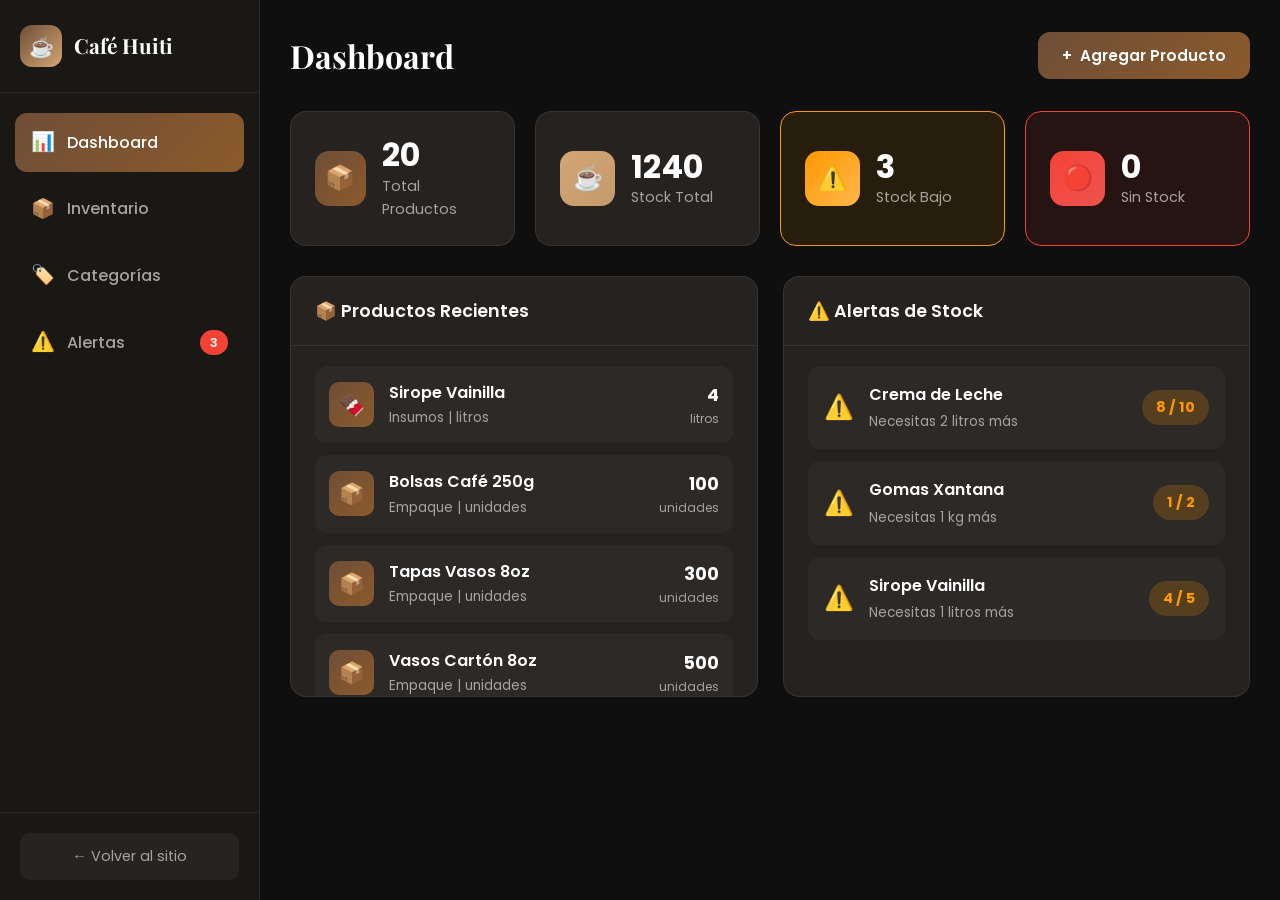
<file: inventario/index.html>
<!DOCTYPE html>
<html lang="es-CL">
<head>
    <meta charset="UTF-8">
    <meta name="viewport" content="width=device-width, initial-scale=1.0">
    <title>Inventario - Café Huiti</title>
    <link href="https://fonts.googleapis.com/css2?family=Playfair+Display:wght@400;600;700&family=Poppins:wght@300;400;500;600;700&display=swap" rel="stylesheet">
    <link rel="stylesheet" href="css/inventario.css">
</head>
<body>
    <div class="app">
        <aside class="sidebar">
            <div class="logo">
                <div class="logo-icon">☕</div>
                <span>Café Huiti</span>
            </div>
            
            <nav class="nav-menu">
                <a href="#" class="nav-item active" data-view="dashboard">
                    <span class="nav-icon">📊</span>
                    Dashboard
                </a>
                <a href="#" class="nav-item" data-view="inventario">
                    <span class="nav-icon">📦</span>
                    Inventario
                </a>
                <a href="#" class="nav-item" data-view="categorias">
                    <span class="nav-icon">🏷️</span>
                    Categorías
                </a>
                <a href="#" class="nav-item" data-view="alertas">
                    <span class="nav-icon">⚠️</span>
                    Alertas
                    <span class="badge" id="alertsBadge">0</span>
                </a>
            </nav>

            <div class="sidebar-footer">
                <a href="../index.html" class="btn-volver">
                    ← Volver al sitio
                </a>
            </div>
        </aside>

        <main class="main-content">
            <header class="header">
                <h1 id="pageTitle">Dashboard</h1>
                <div class="header-actions">
                    <button class="btn btn-primary" onclick="openModal('producto')">
                        <span>+</span> Agregar Producto
                    </button>
                </div>
            </header>

            <div class="content-area">
                <section id="view-dashboard" class="view active">
                    <div class="stats-grid">
                        <div class="stat-card">
                            <div class="stat-icon" style="background: linear-gradient(135deg, #6F4E37, #8B5A2B);">📦</div>
                            <div class="stat-info">
                                <span class="stat-value" id="totalProductos">0</span>
                                <span class="stat-label">Total Productos</span>
                            </div>
                        </div>
                        <div class="stat-card">
                            <div class="stat-icon" style="background: linear-gradient(135deg, #D4A574, #C49A6C);">☕</div>
                            <div class="stat-info">
                                <span class="stat-value" id="totalStock">0</span>
                                <span class="stat-label">Stock Total</span>
                            </div>
                        </div>
                        <div class="stat-card warning">
                            <div class="stat-icon" style="background: linear-gradient(135deg, #FF9800, #FFB74D);">⚠️</div>
                            <div class="stat-info">
                                <span class="stat-value" id="stockBajo">0</span>
                                <span class="stat-label">Stock Bajo</span>
                            </div>
                        </div>
                        <div class="stat-card danger">
                            <div class="stat-icon" style="background: linear-gradient(135deg, #F44336, #EF5350);">🔴</div>
                            <div class="stat-info">
                                <span class="stat-value" id="sinStock">0</span>
                                <span class="stat-label">Sin Stock</span>
                            </div>
                        </div>
                    </div>

                    <div class="dashboard-grid">
                        <div class="card">
                            <div class="card-header">
                                <h3>📦 Productos Recientes</h3>
                            </div>
                            <div class="card-body" id="recentProducts">
                                <p class="empty-state">No hay productos registrados</p>
                            </div>
                        </div>
                        <div class="card">
                            <div class="card-header">
                                <h3>⚠️ Alertas de Stock</h3>
                            </div>
                            <div class="card-body" id="alertsList">
                                <p class="empty-state">Sin alertas</p>
                            </div>
                        </div>
                    </div>
                </section>

                <section id="view-inventario" class="view">
                    <div class="filters">
                        <div class="search-box">
                            <span class="search-icon">🔍</span>
                            <input type="text" id="searchInput" placeholder="Buscar producto..." oninput="filterProducts()">
                        </div>
                        <select id="filterCategoria" onchange="filterProducts()">
                            <option value="">Todas las categorías</option>
                        </select>
                        <select id="filterStock" onchange="filterProducts()">
                            <option value="">Todos los estados</option>
                            <option value="bajo">Stock Bajo</option>
                            <option value="sin">Sin Stock</option>
                            <option value="normal">Normal</option>
                        </select>
                    </div>

                    <div class="products-table-container">
                        <table class="products-table">
                            <thead>
                                <tr>
                                    <th>Producto</th>
                                    <th>Categoría</th>
                                    <th>Stock</th>
                                    <th>Mínimo</th>
                                    <th>Precio</th>
                                    <th>Acciones</th>
                                </tr>
                            </thead>
                            <tbody id="productsTable">
                            </tbody>
                        </table>
                    </div>
                </section>

                <section id="view-categorias" class="view">
                    <div class="categories-grid" id="categoriesGrid">
                    </div>
                    <button class="btn btn-secondary" onclick="openModal('categoria')" style="margin-top: 20px;">
                        <span>+</span> Nueva Categoría
                    </button>
                </section>

                <section id="view-alertas" class="view">
                    <div class="alerts-list" id="fullAlertsList">
                    </div>
                </section>
            </div>
        </main>
    </div>

    <div class="modal" id="modalProducto">
        <div class="modal-content">
            <div class="modal-header">
                <h2 id="modalProductoTitle">Agregar Producto</h2>
                <button class="modal-close" onclick="closeModal('producto')">&times;</button>
            </div>
            <form id="productoForm" onsubmit="saveProduct(event)">
                <input type="hidden" id="productoId">
                <div class="form-group">
                    <label for="productoNombre">Nombre del Producto</label>
                    <input type="text" id="productoNombre" required>
                </div>
                <div class="form-row">
                    <div class="form-group">
                        <label for="productoCategoria">Categoría</label>
                        <select id="productoCategoria" required>
                        </select>
                    </div>
                    <div class="form-group">
                        <label for="productoUnidad">Unidad</label>
                        <select id="productoUnidad" required>
                            <option value="kg">Kilogramos</option>
                            <option value="gramos">Gramos</option>
                            <option value="unidades">Unidades</option>
                            <option value="litros">Litros</option>
                            <option value="cajas">Cajas</option>
                            <option value="bolsas">Bolsas</option>
                        </select>
                    </div>
                </div>
                <div class="form-row">
                    <div class="form-group">
                        <label for="productoStock">Stock Actual</label>
                        <input type="number" id="productoStock" min="0" required>
                    </div>
                    <div class="form-group">
                        <label for="productoMinimo">Stock Mínimo</label>
                        <input type="number" id="productoMinimo" min="0" required>
                    </div>
                </div>
                <div class="form-row">
                    <div class="form-group">
                        <label for="productoPrecio">Precio (CLP)</label>
                        <input type="number" id="productoPrecio" min="0" placeholder="1500">
                    </div>
                    <div class="form-group">
                        <label for="productoMarca">Marca</label>
                        <input type="text" id="productoMarca" placeholder="Ej: Lavazza">
                    </div>
                </div>
                <div class="form-actions">
                    <button type="button" class="btn btn-secondary" onclick="closeModal('producto')">Cancelar</button>
                    <button type="submit" class="btn btn-primary">Guardar</button>
                </div>
            </form>
        </div>
    </div>

    <div class="modal" id="modalCategoria">
        <div class="modal-content modal-small">
            <div class="modal-header">
                <h2>Nueva Categoría</h2>
                <button class="modal-close" onclick="closeModal('categoria')">&times;</button>
            </div>
            <form id="categoriaForm" onsubmit="saveCategoria(event)">
                <input type="hidden" id="categoriaId">
                <div class="form-group">
                    <label for="categoriaNombre">Nombre de Categoría</label>
                    <input type="text" id="categoriaNombre" required>
                </div>
                <div class="form-group">
                    <label for="categoriaIcono">Icono</label>
                    <select id="categoriaIcono">
                        <option value="☕">☕ Café en Grano</option>
                        <option value="🫘">🫘 Café Molido</option>
                        <option value="💊">💊 Cápsulas</option>
                        <option value="🍫">🍫 Insumos</option>
                        <option value="🥛">🥛 Lácteos</option>
                        <option value="🧁">🧁 Repostería</option>
                        <option value="🥤">🥤 Bebidas</option>
                        <option value="📦">📦 Empaque</option>
                    </select>
                </div>
                <div class="form-actions">
                    <button type="button" class="btn btn-secondary" onclick="closeModal('categoria')">Cancelar</button>
                    <button type="submit" class="btn btn-primary">Guardar</button>
                </div>
            </form>
        </div>
    </div>

    <div class="modal" id="modalConfirmar">
        <div class="modal-content modal-small">
            <div class="modal-header">
                <h2>Confirmar Eliminación</h2>
                <button class="modal-close" onclick="closeModal('confirmar')">&times;</button>
            </div>
            <p id="confirmarTexto">¿Estás seguro de eliminar este producto?</p>
            <div class="form-actions">
                <button type="button" class="btn btn-secondary" onclick="closeModal('confirmar')">Cancelar</button>
                <button type="button" class="btn btn-danger" id="btnConfirmarEliminar">Eliminar</button>
            </div>
        </div>
    </div>

    <script src="js/inventario.js"></script>
</body>
</html>
</file>
<file: inventario/css/inventario.css>
:root {
    --primary: #6F4E37;
    --secondary: #8B5A2B;
    --accent: #D4A574;
    --cream: #F5E6D3;
    --dark-bg: #0F0F0F;
    --dark-surface: #1A1814;
    --dark-card: #252220;
    --light: #FFFFFF;
    --muted: #A8A29E;
    --danger: #F44336;
    --warning: #FF9800;
    --success: #10B981;
    --border: rgba(255,255,255,0.08);
}

* { margin: 0; padding: 0; box-sizing: border-box; }

body {
    font-family: 'Poppins', sans-serif;
    background: var(--dark-bg);
    color: var(--light);
    line-height: 1.6;
}

.app { display: flex; min-height: 100vh; }

.sidebar {
    width: 260px;
    background: var(--dark-surface);
    border-right: 1px solid var(--border);
    display: flex;
    flex-direction: column;
    position: fixed;
    height: 100vh;
    z-index: 100;
}

.logo {
    padding: 25px 20px;
    display: flex;
    align-items: center;
    gap: 12px;
    border-bottom: 1px solid var(--border);
    font-family: 'Playfair Display', serif;
    font-size: 1.3rem;
    font-weight: 700;
}

.logo-icon {
    width: 42px;
    height: 42px;
    background: linear-gradient(135deg, var(--primary), var(--accent));
    border-radius: 12px;
    display: flex;
    align-items: center;
    justify-content: center;
    font-size: 20px;
}

.nav-menu { padding: 20px 15px; flex: 1; }

.nav-item {
    display: flex;
    align-items: center;
    gap: 12px;
    padding: 14px 16px;
    color: var(--muted);
    text-decoration: none;
    border-radius: 12px;
    margin-bottom: 8px;
    transition: all 0.3s ease;
    font-weight: 500;
}

.nav-item:hover { background: rgba(255,255,255,0.05); color: var(--light); }
.nav-item.active { background: linear-gradient(135deg, var(--primary), var(--secondary)); color: var(--light); }
.nav-icon { font-size: 1.2rem; }

.badge {
    margin-left: auto;
    background: var(--danger);
    color: white;
    font-size: 0.75rem;
    padding: 3px 10px;
    border-radius: 20px;
    font-weight: 600;
}

.sidebar-footer { padding: 20px; border-top: 1px solid var(--border); }

.btn-volver {
    display: block;
    text-align: center;
    padding: 12px;
    background: rgba(255,255,255,0.05);
    color: var(--muted);
    text-decoration: none;
    border-radius: 10px;
    font-size: 0.9rem;
    transition: all 0.3s;
}

.btn-volver:hover { background: rgba(255,255,255,0.1); color: var(--light); }

.main-content { flex: 1; margin-left: 260px; padding: 30px; }

.header {
    display: flex;
    justify-content: space-between;
    align-items: center;
    margin-bottom: 30px;
}

.header h1 { font-family: 'Playfair Display', serif; font-size: 2rem; font-weight: 700; }

.btn {
    display: inline-flex;
    align-items: center;
    gap: 8px;
    padding: 12px 24px;
    font-family: 'Poppins', sans-serif;
    font-size: 0.95rem;
    font-weight: 600;
    border: none;
    border-radius: 12px;
    cursor: pointer;
    transition: all 0.3s ease;
    text-decoration: none;
}

.btn-primary { background: linear-gradient(135deg, var(--primary), var(--secondary)); color: white; }
.btn-primary:hover { transform: translateY(-2px); box-shadow: 0 8px 25px rgba(111, 78, 55, 0.4); }
.btn-secondary { background: rgba(255,255,255,0.1); color: var(--light); }
.btn-secondary:hover { background: rgba(255,255,255,0.15); }
.btn-danger { background: var(--danger); color: white; }

.view { display: none; }
.view.active { display: block; }

.stats-grid {
    display: grid;
    grid-template-columns: repeat(4, 1fr);
    gap: 20px;
    margin-bottom: 30px;
}

.stat-card {
    background: var(--dark-card);
    border-radius: 16px;
    padding: 24px;
    display: flex;
    align-items: center;
    gap: 16px;
    border: 1px solid var(--border);
}

.stat-card.warning { border-color: var(--warning); background: rgba(255, 152, 0, 0.1); }
.stat-card.danger { border-color: var(--danger); background: rgba(244, 67, 54, 0.1); }

.stat-icon {
    width: 55px;
    height: 55px;
    border-radius: 14px;
    display: flex;
    align-items: center;
    justify-content: center;
    font-size: 1.5rem;
}

.stat-info { display: flex; flex-direction: column; }
.stat-value { font-size: 2rem; font-weight: 700; line-height: 1.2; }
.stat-label { color: var(--muted); font-size: 0.9rem; }

.dashboard-grid { display: grid; grid-template-columns: repeat(2, 1fr); gap: 25px; }

.card {
    background: var(--dark-card);
    border-radius: 16px;
    border: 1px solid var(--border);
    overflow: hidden;
}

.card-header { padding: 20px 24px; border-bottom: 1px solid var(--border); }
.card-header h3 { font-size: 1.1rem; font-weight: 600; }
.card-body { padding: 20px 24px; max-height: 350px; overflow-y: auto; }

.empty-state { color: var(--muted); text-align: center; padding: 40px; }

.alert-item {
    display: flex;
    align-items: center;
    gap: 15px;
    padding: 16px;
    background: rgba(255,255,255,0.03);
    border-radius: 12px;
    margin-bottom: 12px;
}

.alert-icon { font-size: 1.5rem; }
.alert-info { flex: 1; }
.alert-name { font-weight: 600; margin-bottom: 4px; }
.alert-detail { font-size: 0.85rem; color: var(--muted); }

.alert-stock {
    font-weight: 700;
    padding: 6px 14px;
    border-radius: 20px;
    font-size: 0.9rem;
}

.alert-stock.danger { background: rgba(244, 67, 54, 0.2); color: var(--danger); }
.alert-stock.warning { background: rgba(255, 152, 0, 0.2); color: var(--warning); }

.filters { display: flex; gap: 15px; margin-bottom: 25px; flex-wrap: wrap; }

.search-box { flex: 1; min-width: 250px; position: relative; }

.search-icon {
    position: absolute;
    left: 16px;
    top: 50%;
    transform: translateY(-50%);
    font-size: 1.1rem;
}

.search-box input {
    width: 100%;
    padding: 14px 14px 14px 48px;
    background: var(--dark-card);
    border: 1px solid var(--border);
    border-radius: 12px;
    color: var(--light);
    font-size: 0.95rem;
}

.search-box input:focus { outline: none; border-color: var(--primary); }

select {
    padding: 14px 20px;
    background: var(--dark-card);
    border: 1px solid var(--border);
    border-radius: 12px;
    color: var(--light);
    font-size: 0.95rem;
    cursor: pointer;
    min-width: 150px;
}

.products-table-container {
    background: var(--dark-card);
    border-radius: 16px;
    border: 1px solid var(--border);
    overflow: hidden;
}

.products-table { width: 100%; border-collapse: collapse; }

.products-table th {
    background: rgba(255,255,255,0.03);
    padding: 16px 20px;
    text-align: left;
    font-weight: 600;
    font-size: 0.9rem;
    color: var(--muted);
    border-bottom: 1px solid var(--border);
}

.products-table td {
    padding: 16px 20px;
    border-bottom: 1px solid var(--border);
}

.products-table tr:last-child td { border-bottom: none; }
.products-table tr:hover { background: rgba(255,255,255,0.02); }

.stock-cell { display: flex; align-items: center; gap: 10px; }

.stock-bar {
    width: 60px;
    height: 6px;
    background: rgba(255,255,255,0.1);
    border-radius: 3px;
    overflow: hidden;
}

.stock-bar-fill { height: 100%; border-radius: 3px; transition: width 0.3s; }
.stock-bar-fill.good { background: var(--success); }
.stock-bar-fill.warning { background: var(--warning); }
.stock-bar-fill.danger { background: var(--danger); }

.action-btns { display: flex; gap: 8px; }

.action-btn {
    width: 36px;
    height: 36px;
    border: none;
    border-radius: 8px;
    cursor: pointer;
    display: flex;
    align-items: center;
    justify-content: center;
    transition: all 0.3s;
    font-size: 1rem;
}

.action-btn.edit { background: rgba(255, 152, 0, 0.2); }
.action-btn.edit:hover { background: rgba(255, 152, 0, 0.3); }
.action-btn.delete { background: rgba(244, 67, 54, 0.2); }
.action-btn.delete:hover { background: rgba(244, 67, 54, 0.3); }

.categories-grid {
    display: grid;
    grid-template-columns: repeat(auto-fill, minmax(280px, 1fr));
    gap: 20px;
}

.category-card {
    background: var(--dark-card);
    border-radius: 16px;
    padding: 24px;
    border: 1px solid var(--border);
    display: flex;
    align-items: center;
    gap: 16px;
}

.category-icon {
    width: 60px;
    height: 60px;
    background: linear-gradient(135deg, var(--primary), var(--secondary));
    border-radius: 14px;
    display: flex;
    align-items: center;
    justify-content: center;
    font-size: 1.8rem;
}

.category-info { flex: 1; }
.category-name { font-size: 1.1rem; font-weight: 600; margin-bottom: 4px; }
.category-count { color: var(--muted); font-size: 0.9rem; }

.alerts-list { display: flex; flex-direction: column; gap: 15px; }

.full-alert-item {
    background: var(--dark-card);
    border-radius: 16px;
    padding: 20px 24px;
    border: 1px solid var(--border);
    display: flex;
    align-items: center;
    gap: 20px;
}

.full-alert-item.critical { border-color: var(--danger); background: rgba(244, 67, 54, 0.08); }
.full-alert-item.warning { border-color: var(--warning); background: rgba(255, 152, 0, 0.08); }

.full-alert-content { flex: 1; }
.full-alert-title { font-weight: 600; font-size: 1.05rem; margin-bottom: 4px; }
.full-alert-meta { color: var(--muted); font-size: 0.9rem; }

.modal {
    display: none;
    position: fixed;
    top: 0;
    left: 0;
    right: 0;
    bottom: 0;
    background: rgba(0,0,0,0.8);
    z-index: 1000;
    align-items: center;
    justify-content: center;
}

.modal.active { display: flex; }

.modal-content {
    background: var(--dark-surface);
    border-radius: 20px;
    width: 90%;
    max-width: 500px;
    border: 1px solid var(--border);
}

.modal-small { max-width: 400px; }

.modal-header {
    display: flex;
    justify-content: space-between;
    align-items: center;
    padding: 24px;
    border-bottom: 1px solid var(--border);
}

.modal-header h2 { font-family: 'Playfair Display', serif; font-size: 1.4rem; }

.modal-close {
    background: none;
    border: none;
    color: var(--muted);
    font-size: 1.8rem;
    cursor: pointer;
    line-height: 1;
}

form { padding: 24px; }
.form-group { margin-bottom: 20px; }

.form-group label {
    display: block;
    margin-bottom: 8px;
    font-weight: 500;
    color: var(--muted);
    font-size: 0.9rem;
}

.form-group input,
.form-group select {
    width: 100%;
    padding: 14px 16px;
    background: var(--dark-card);
    border: 1px solid var(--border);
    border-radius: 12px;
    color: var(--light);
    font-size: 1rem;
    font-family: 'Poppins', sans-serif;
}

.form-group input:focus,
.form-group select:focus { outline: none; border-color: var(--primary); }

.form-row { display: grid; grid-template-columns: 1fr 1fr; gap: 15px; }

.form-actions { display: flex; gap: 12px; justify-content: flex-end; padding-top: 10px; }

.recent-item {
    display: flex;
    align-items: center;
    gap: 15px;
    padding: 14px;
    background: rgba(255,255,255,0.03);
    border-radius: 12px;
    margin-bottom: 12px;
}

.recent-item:last-child { margin-bottom: 0; }

.recent-icon {
    width: 45px;
    height: 45px;
    background: linear-gradient(135deg, var(--primary), var(--secondary));
    border-radius: 10px;
    display: flex;
    align-items: center;
    justify-content: center;
    font-size: 1.3rem;
}

.recent-info { flex: 1; }
.recent-name { font-weight: 600; margin-bottom: 2px; }
.recent-category { font-size: 0.85rem; color: var(--muted); }

.recent-stock { text-align: right; }
.recent-stock-value { font-weight: 700; font-size: 1.1rem; }
.recent-stock-label { font-size: 0.75rem; color: var(--muted); }

.stock-status {
    display: inline-block;
    padding: 4px 10px;
    border-radius: 20px;
    font-size: 0.75rem;
    font-weight: 600;
}

.stock-status.good { background: rgba(16, 185, 129, 0.2); color: var(--success); }
.stock-status.warning { background: rgba(255, 152, 0, 0.2); color: var(--warning); }
.stock-status.danger { background: rgba(244, 67, 54, 0.2); color: var(--danger); }

@media (max-width: 1200px) { .stats-grid { grid-template-columns: repeat(2, 1fr); } }

@media (max-width: 900px) {
    .sidebar { width: 80px; padding: 0 10px; }
    .logo span, .nav-item span:not(.nav-icon), .nav-item .badge { display: none; }
    .logo { justify-content: center; padding: 20px 0; }
    .nav-item { justify-content: center; padding: 14px; }
    .main-content { margin-left: 80px; }
    .dashboard-grid { grid-template-columns: 1fr; }
    .filters { flex-direction: column; }
}

@media (max-width: 600px) {
    .stats-grid { grid-template-columns: 1fr; }
    .form-row { grid-template-columns: 1fr; }
    .header { flex-direction: column; gap: 15px; }
    .products-table-container { overflow-x: auto; }
    .products-table { min-width: 600px; }
}
</file>
